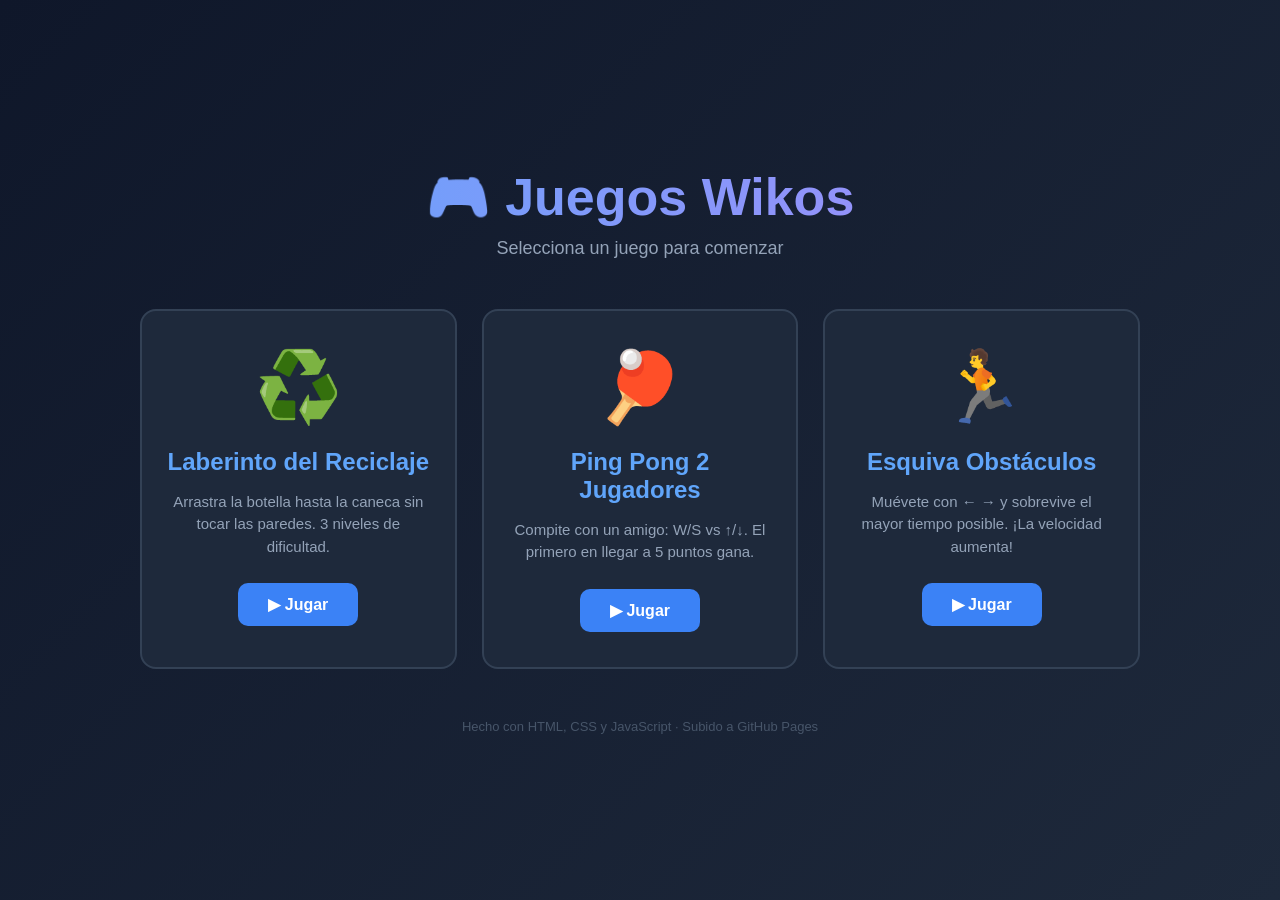
<file: index.html>
<!DOCTYPE html>
<html lang="es">
<head>
  <meta charset="UTF-8">
  <meta name="viewport" content="width=device-width, initial-scale=1.0">
  <title>🎮 Juegos de kayleb</title>
  <link rel="stylesheet" href="styles.css">
</head>
<body>

  <div class="contenedor">
    <header>
      <h1>🎮 Juegos Wikos</h1>
      <p>Selecciona un juego para comenzar</p>
    </header>

    <div class="juegos">

      <a href="laberinto/index.html" class="tarjeta">
        <div class="icono">♻️</div>
        <h2>Laberinto del Reciclaje</h2>
        <p>Arrastra la botella hasta la caneca sin tocar las paredes. 3 niveles de dificultad.</p>
        <span class="btn-jugar">▶ Jugar</span>
      </a>

      <a href="pingpong/index.html" class="tarjeta">
        <div class="icono">🏓</div>
        <h2>Ping Pong 2 Jugadores</h2>
        <p>Compite con un amigo: W/S vs ↑/↓. El primero en llegar a 5 puntos gana.</p>
        <span class="btn-jugar">▶ Jugar</span>
      </a>

      <a href="esquivar/index.html" class="tarjeta">
        <div class="icono">🏃</div>
        <h2>Esquiva Obstáculos</h2>
        <p>Muévete con ← → y sobrevive el mayor tiempo posible. ¡La velocidad aumenta!</p>
        <span class="btn-jugar">▶ Jugar</span>
       </a>
    </div>

    <footer>
      <p>Hecho con HTML, CSS y JavaScript · Subido a GitHub Pages</p>
    </footer>
  </div>

</body>
</html>
</file>
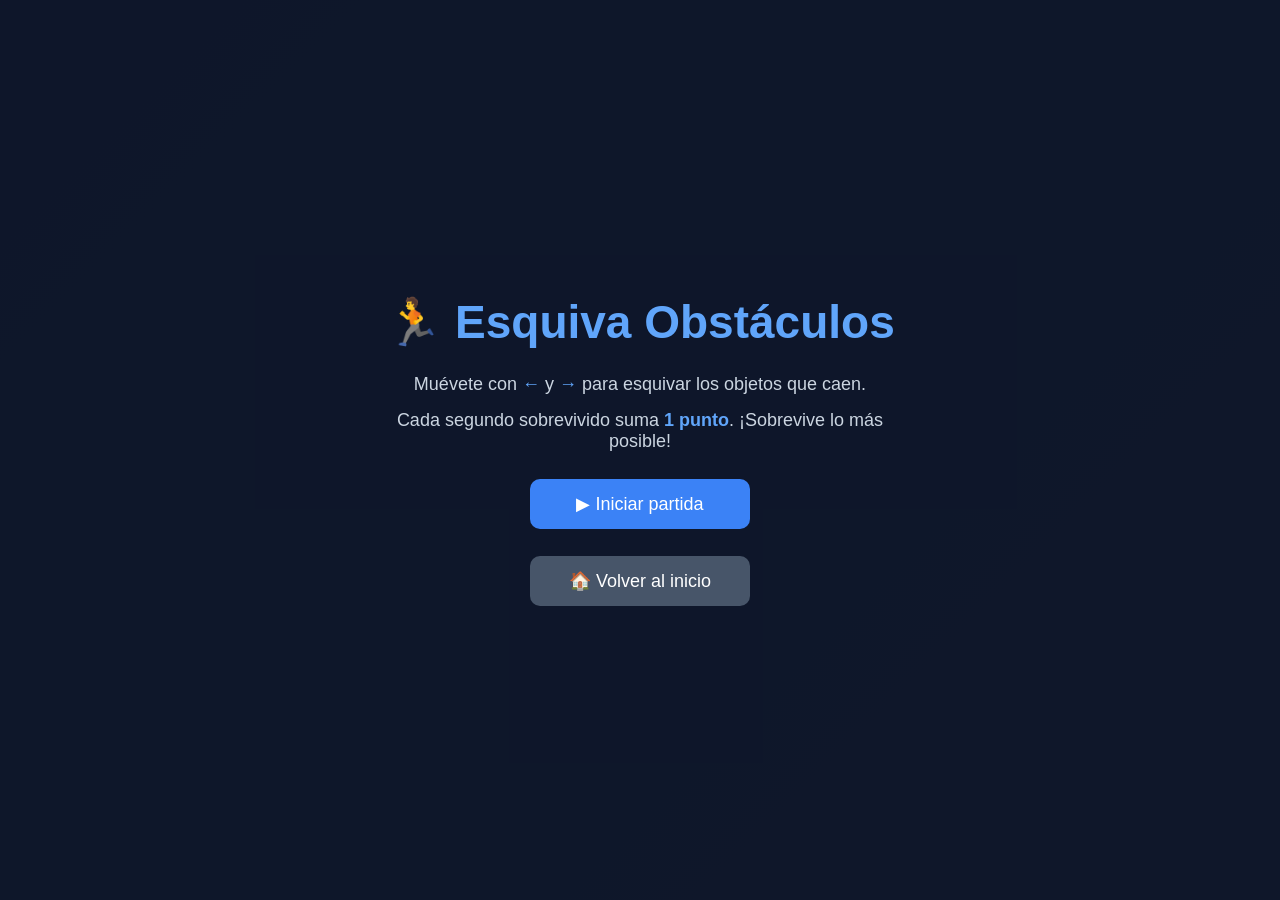
<file: esquivar/index.html>
<!DOCTYPE html> 
<html lang="es">
<head>
  <meta charset="UTF-8">
  <meta name="viewport" content="width=device-width, initial-scale=1.0">
  <title>Esquiva Obstáculos</title>
  <link rel="stylesheet" href="style.css">
</head>
<body>

  <!-- MENÚ -->
  <div id="menu" class="pantalla">
    <h1>🏃 Esquiva Obstáculos</h1>
    <p>Muévete con <strong>←</strong> y <strong>→</strong> para esquivar los objetos que caen.</p>
    <p>Cada segundo sobrevivido suma <strong>1 punto</strong>. ¡Sobrevive lo más posible!</p>
    <button onclick="iniciarJuego()">▶ Iniciar partida</button>
    <button onclick="window.location.href='../index.html'" class="btn-volver">🏠 Volver al inicio</button>
  </div>

  <!-- JUEGO -->
  <div id="juego" class="oculto">
    <div id="hud">
      <span>⏱ <span id="tiempo">0</span>s</span>
      <span>🏆 <span id="puntos">0</span></span>
      <span>🥇 Récord: <span id="record">0</span></span>
    </div>

    <div id="cancha">
      <div id="jugador">🧑</div>
      <!-- Los obstáculos se generan desde JavaScript -->
    </div>

    <p id="ayuda">← → para moverte · Espacio para pausar</p>
    <button id="btn-menu" onclick="volverAlMenu()">⬅ Volver al menú</button>
  </div>

  <!-- GAME OVER -->
  <div id="gameover" class="pantalla oculto">
    <h2>💥 ¡Game Over!</h2>
    <p>Sobreviviste <strong id="tiempo-final">0</strong> segundos</p>
    <p>Puntuación: <strong id="puntos-final">0</strong></p>
    <p id="mensaje-record"></p>
    <button onclick="iniciarJuego()">🔄 Jugar otra vez</button>
    <button onclick="volverAlMenu()">🏠 Menú principal</button>
  </div>

  <script src="script.js"></script>
</body>
</html>
</file>
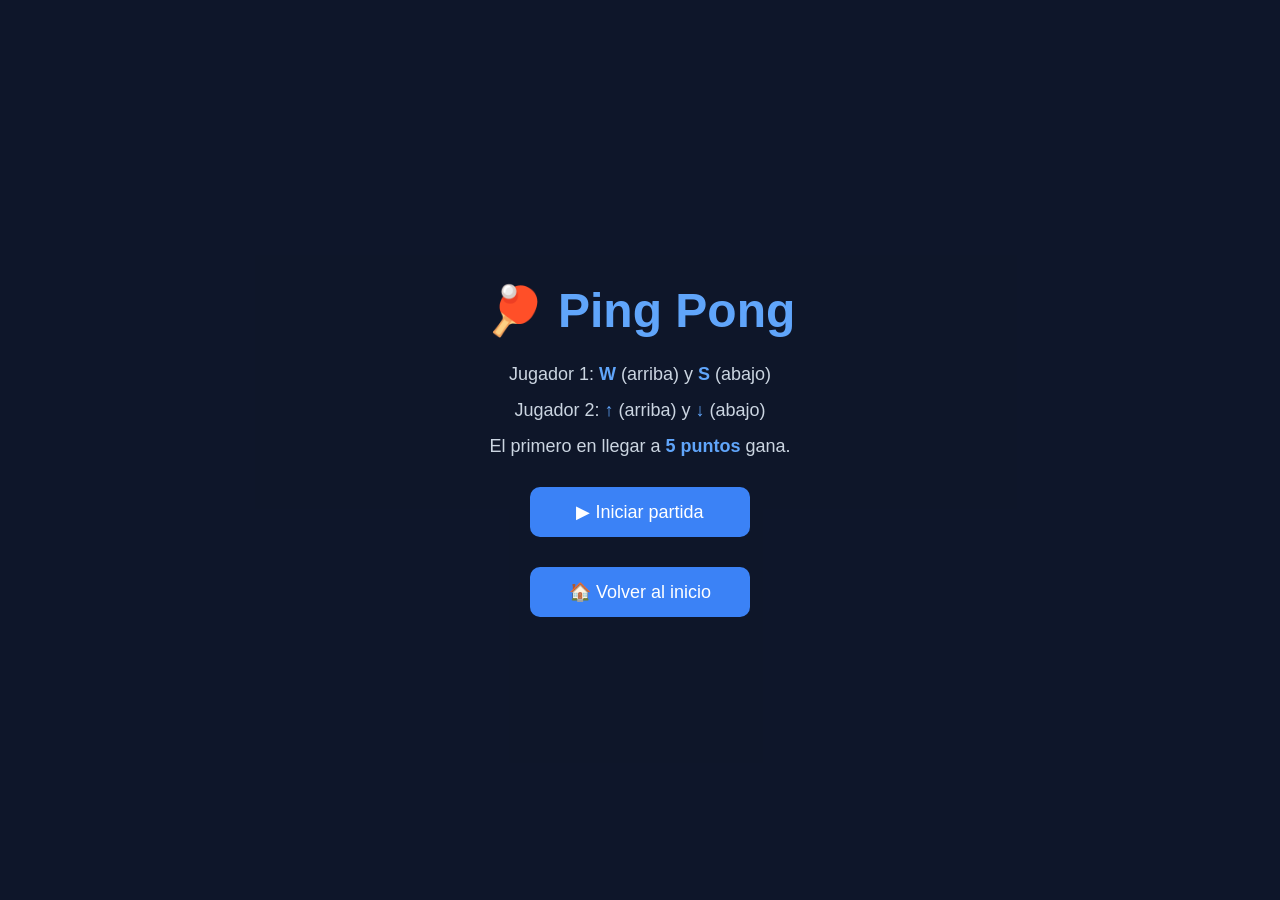
<file: pingpong/index.html>
<!DOCTYPE html>
<html lang="es">
<head>
  <meta charset="UTF-8">
  <meta name="viewport" content="width=device-width, initial-scale=1.0">
  <title>Ping Pong - 2 Jugadores</title>
  <link rel="stylesheet" href="style.css">
</head>
<body>

  <div id="menu" class="pantalla">
    <h1>🏓 Ping Pong</h1>
    <p>Jugador 1: <strong>W</strong> (arriba) y <strong>S</strong> (abajo)</p>
    <p>Jugador 2: <strong>↑</strong> (arriba) y <strong>↓</strong> (abajo)</p>
    <p>El primero en llegar a <strong>5 puntos</strong> gana.</p>
    <button onclick="iniciarJuego()">▶ Iniciar partida</button>
    <button onclick="window.location.href='../index.html'" class="btn-volver">🏠 Volver al inicio</button>
  </div>

  <div id="juego" class="oculto">
    <div id="marcador">
      <span id="puntos1">0</span>
      <span id="separador">:</span>
      <span id="puntos2">0</span>
    </div>

    <div id="cancha">
      <div class="linea-central"></div>
      <div id="paleta1" class="paleta"></div>
      <div id="paleta2" class="paleta"></div>
      <div id="pelota"></div>
    </div>

    <p id="ayuda">W/S para Jugador 1 · ↑/↓ para Jugador 2 · Espacio para pausar</p>
    <button id="btn-menu" onclick="volverAlMenu()">⬅ Volver al menú</button>
  </div>

  <div id="ganador" class="pantalla oculto">
    <h2 id="texto-ganador">¡Jugador 1 gana!</h2>
    <button onclick="iniciarJuego()">🔄 Jugar otra vez</button>
    <button onclick="volverAlMenu()">🏠 Menú principal</button>
  </div>

  <script src="script.js"></script>
</body>
</html>
</file>
<file: styles.css>
* {
  box-sizing: border-box;
  margin: 0;
  padding: 0;
}

body {
  font-family: 'Segoe UI', Arial, sans-serif;
  background: linear-gradient(135deg, #0f172a 0%, #1e293b 100%);
  color: white;
  min-height: 100vh;
  display: flex;
  justify-content: center;
  align-items: center;
  padding: 30px 20px;
}

.contenedor {
  width: 100%;
  max-width: 1000px;
  text-align: center;
}

header h1 {
  font-size: 52px;
  margin-bottom: 10px;
  background: linear-gradient(90deg, #60a5fa, #a78bfa);
  -webkit-background-clip: text;
  -webkit-text-fill-color: transparent;
  background-clip: text;
}

header p {
  color: #94a3b8;
  font-size: 18px;
  margin-bottom: 50px;
}

.juegos {
  display: grid;
  grid-template-columns: repeat(auto-fit, minmax(280px, 1fr));
  gap: 25px;
  margin-bottom: 50px;
}

.tarjeta {
  background: #1e293b;
  border: 2px solid #334155;
  border-radius: 16px;
  padding: 35px 25px;
  text-decoration: none;
  color: white;
  transition: all 0.3s ease;
  display: flex;
  flex-direction: column;
  align-items: center;
  gap: 15px;
}

.tarjeta:hover {
  border-color: #60a5fa;
  transform: translateY(-8px);
  box-shadow: 0 15px 40px rgba(96, 165, 250, 0.3);
}

.icono {
  font-size: 70px;
  margin-bottom: 5px;
}

.tarjeta h2 {
  font-size: 24px;
  color: #60a5fa;
}

.tarjeta p {
  color: #94a3b8;
  font-size: 15px;
  line-height: 1.5;
  text-align: center;
}

.btn-jugar {
  margin-top: 10px;
  padding: 12px 30px;
  background: #3b82f6;
  border-radius: 10px;
  font-size: 16px;
  font-weight: bold;
  transition: background 0.2s;
}

.tarjeta:hover .btn-jugar {
  background: #2563eb;
}

footer p {
  color: #475569;
  font-size: 13px;
}

/* Responsive */
@media (max-width: 600px) {
  header h1 {
    font-size: 34px;
  }

  header p {
    font-size: 15px;
    margin-bottom: 30px;
  }

  .icono {
    font-size: 55px;
  }

  .tarjeta h2 {
    font-size: 20px;
  }
}
</file>
<file: esquivar/style.css>
* {
  box-sizing: border-box;
  margin: 0;
  padding: 0;
}

body {
  font-family: 'Segoe UI', Arial, sans-serif;
  background: linear-gradient(135deg, #0f172a, #1e293b);
  color: white;
  display: flex;
  justify-content: center;
  align-items: center;
  min-height: 100vh;
  padding: 20px;
  overflow: hidden;
}

.oculto { display: none !important; }

/* ====== PANTALLAS ====== */
.pantalla {
  position: fixed;
  inset: 0;
  background: rgba(15, 23, 42, 0.98);
  display: flex;
  flex-direction: column;
  justify-content: center;
  align-items: center;
  gap: 15px;
  z-index: 100;
  padding: 20px;
  text-align: center;
}

.pantalla h1 {
  font-size: 46px;
  margin-bottom: 10px;
  color: #60a5fa;
}

.pantalla h2 {
  font-size: 42px;
  margin-bottom: 10px;
  color: #f87171;
}

.pantalla p {
  font-size: 18px;
  color: #cbd5e1;
  max-width: 500px;
}

.pantalla strong {
  color: #60a5fa;
}

.pantalla button {
  padding: 14px 32px;
  font-size: 18px;
  background: #3b82f6;
  color: white;
  border: none;
  border-radius: 10px;
  cursor: pointer;
  transition: background 0.2s, transform 0.1s;
  margin-top: 12px;
  min-width: 220px;
}

.pantalla button:hover {
  background: #2563eb;
  transform: scale(1.03);
}

.btn-volver {
  background: #475569 !important;
}

.btn-volver:hover {
  background: #64748b !important;
}

/* ====== JUEGO ====== */
#juego {
  display: flex;
  flex-direction: column;
  align-items: center;
  gap: 15px;
}

#hud {
  display: flex;
  gap: 30px;
  font-size: 20px;
  font-weight: bold;
  color: #60a5fa;
  background: #1e293b;
  padding: 10px 25px;
  border-radius: 10px;
  border: 2px solid #334155;
}

#cancha {
  position: relative;
  width: 700px;
  height: 500px;
  background: linear-gradient(to bottom, #1e293b, #0f172a);
  border: 3px solid #334155;
  border-radius: 10px;
  overflow: hidden;
  box-shadow: 0 0 30px rgba(96, 165, 250, 0.2);
}

/* Líneas decorativas del suelo */
#cancha::after {
  content: "";
  position: absolute;
  bottom: 0;
  left: 0;
  right: 0;
  height: 4px;
  background: repeating-linear-gradient(
    to right,
    #60a5fa 0,
    #60a5fa 20px,
    transparent 20px,
    transparent 40px
  );
  opacity: 0.4;
}

#jugador {
  position: absolute;
  width: 50px;
  height: 50px;
  font-size: 42px;
  line-height: 50px;
  text-align: center;
  bottom: 20px;
  left: 325px;
  z-index: 10;
  transition: transform 0.05s;
}

.obstaculo {
  position: absolute;
  width: 40px;
  height: 40px;
  font-size: 32px;
  line-height: 40px;
  text-align: center;
  top: -50px;
  z-index: 5;
}

#ayuda {
  color: #94a3b8;
  font-size: 14px;
}

#btn-menu {
  padding: 8px 18px;
  font-size: 14px;
  background: #475569;
  color: white;
  border: none;
  border-radius: 8px;
  cursor: pointer;
}

#btn-menu:hover {
  background: #64748b;
}

/* Responsive */
@media (max-width: 780px) {
  #cancha {
    width: 90vw;
    height: 65vw;
    max-width: 700px;
    max-height: 500px;
  }

  .pantalla h1 { font-size: 32px; }
  .pantalla h2 { font-size: 30px; }
  #hud { font-size: 15px; gap: 15px; padding: 8px 15px; }
}
</file>
<file: pingpong/style.css>
* {
  box-sizing: border-box;
  margin: 0;
  padding: 0;
}

body {
  font-family: 'Segoe UI', Arial, sans-serif;
  background: #0f172a;
  color: white;
  display: flex;
  justify-content: center;
  align-items: center;
  min-height: 100vh;
  padding: 20px;
  overflow: hidden;
}

.oculto {
  display: none !important;
}

/* ====== PANTALLAS ====== */
.pantalla {
  position: fixed;
  inset: 0;
  background: rgba(15, 23, 42, 0.98);
  display: flex;
  flex-direction: column;
  justify-content: center;
  align-items: center;
  gap: 15px;
  z-index: 100;
  padding: 20px;
  text-align: center;
}

.pantalla h1 {
  font-size: 48px;
  margin-bottom: 10px;
  color: #60a5fa;
}

.pantalla h2 {
  font-size: 42px;
  margin-bottom: 10px;
}

.pantalla p {
  font-size: 18px;
  color: #cbd5e1;
}

.pantalla strong {
  color: #60a5fa;
}

.pantalla button {
  padding: 14px 32px;
  font-size: 18px;
  background: #3b82f6;
  color: white;
  border: none;
  border-radius: 10px;
  cursor: pointer;
  transition: background 0.2s, transform 0.1s;
  margin-top: 15px;
  min-width: 220px;
}

.pantalla button:hover {
  background: #2563eb;
  transform: scale(1.03);
}

/* ====== JUEGO ====== */
#juego {
  display: flex;
  flex-direction: column;
  align-items: center;
  gap: 15px;
}

#marcador {
  font-size: 48px;
  font-weight: bold;
  color: #60a5fa;
  letter-spacing: 5px;
  font-family: 'Courier New', monospace;
}

#separador {
  color: #475569;
  margin: 0 10px;
}

#cancha {
  position: relative;
  width: 900px;
  height: 500px;
  background: #1e293b;
  border: 3px solid #334155;
  border-radius: 10px;
  overflow: hidden;
  box-shadow: 0 0 30px rgba(59, 130, 246, 0.3);
}

.linea-central {
  position: absolute;
  top: 0;
  left: 50%;
  width: 3px;
  height: 100%;
  background: repeating-linear-gradient(
    to bottom,
    #334155 0,
    #334155 15px,
    transparent 15px,
    transparent 30px
  );
  transform: translateX(-50%);
}

.paleta {
  position: absolute;
  width: 12px;
  height: 90px;
  background: #60a5fa;
  border-radius: 6px;
  box-shadow: 0 0 15px rgba(96, 165, 250, 0.7);
}

#paleta1 {
  left: 20px;
  top: 205px;
}

#paleta2 {
  right: 20px;
  top: 205px;
  background: #f87171;
  box-shadow: 0 0 15px rgba(248, 113, 113, 0.7);
}

#pelota {
  position: absolute;
  width: 16px;
  height: 16px;
  background: white;
  border-radius: 50%;
  box-shadow: 0 0 15px white;
  left: 442px;
  top: 242px;
}

#ayuda {
  color: #94a3b8;
  font-size: 14px;
}

#btn-menu {
  padding: 8px 18px;
  font-size: 14px;
  background: #475569;
  color: white;
  border: none;
  border-radius: 8px;
  cursor: pointer;
}

#btn-menu:hover {
  background: #64748b;
}

/* ====== RESPONSIVE ====== */
@media (max-width: 950px) {
  #cancha {
    width: 90vw;
    height: 50vw;
    max-width: 900px;
    max-height: 500px;
  }

  .pantalla h1 {
    font-size: 36px;
  }

  .pantalla h2 {
    font-size: 30px;
  }

  #marcador {
    font-size: 36px;
  }
}
</file>
